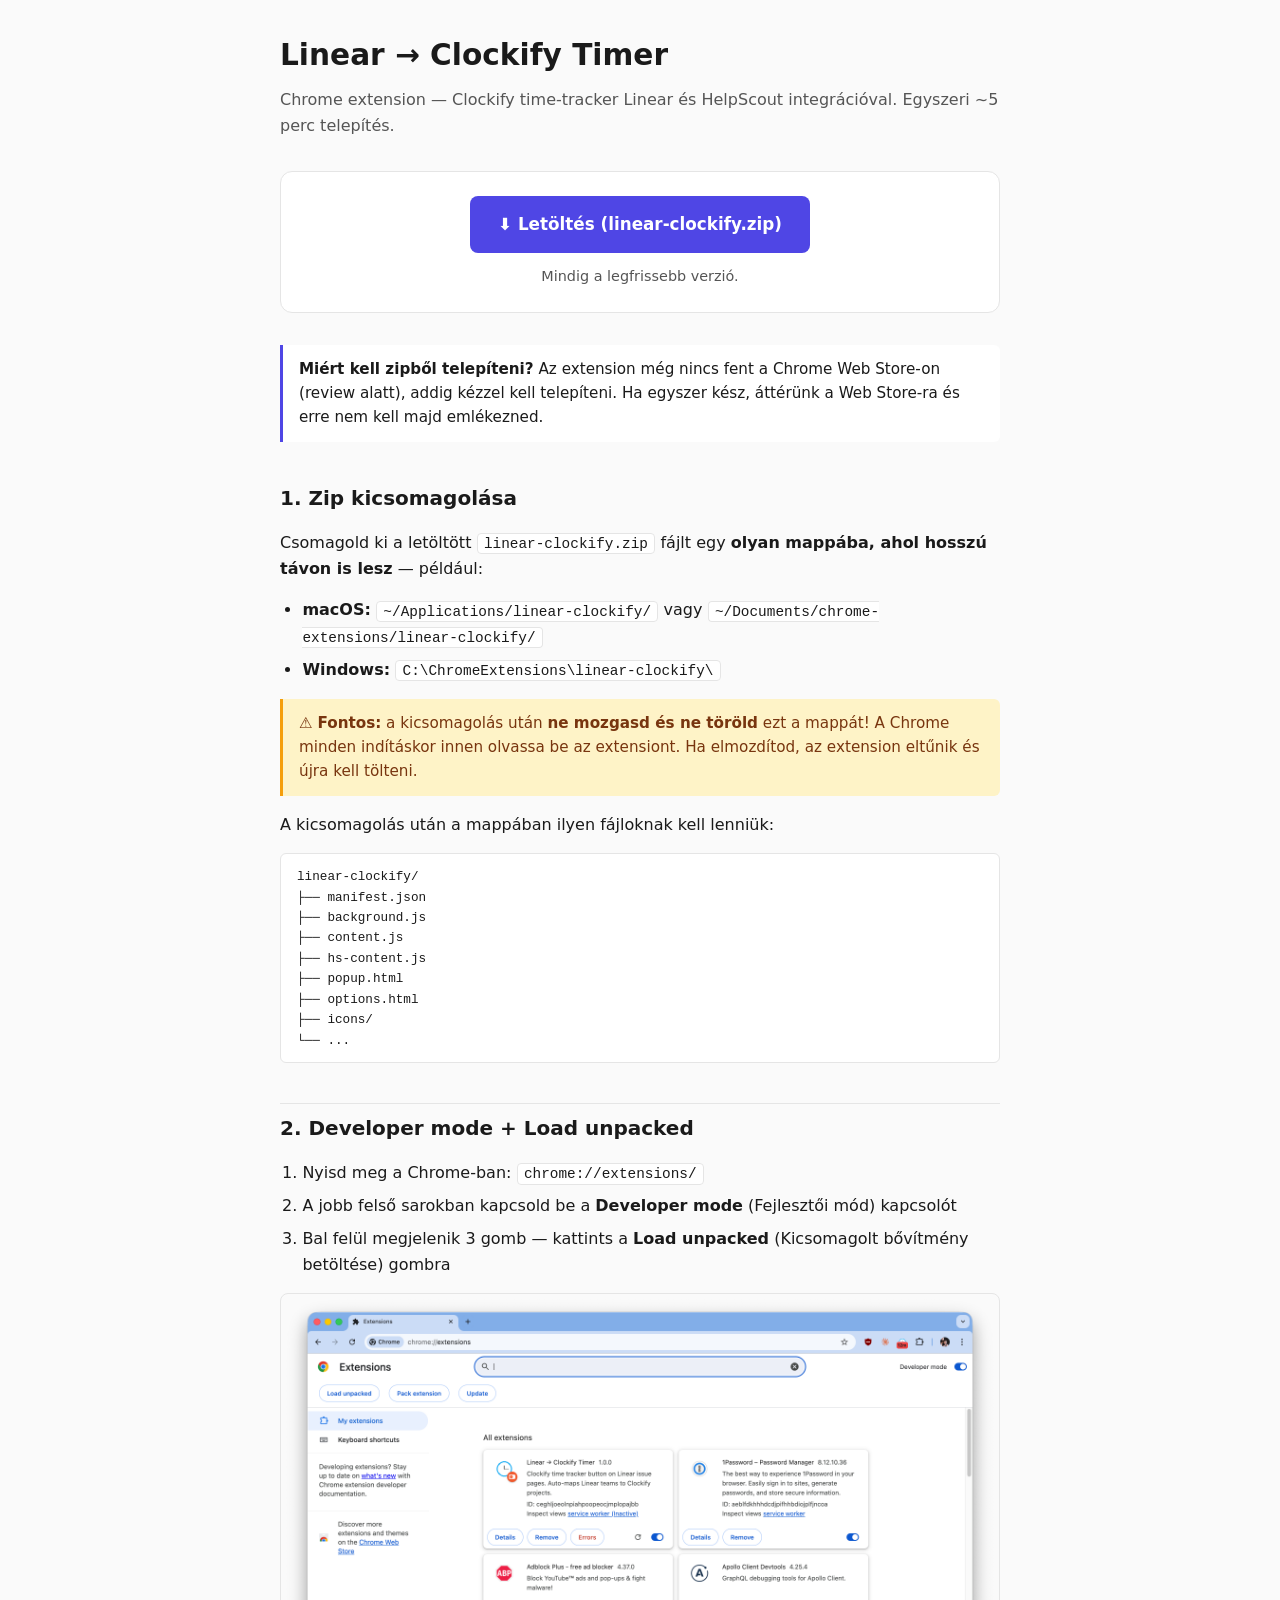
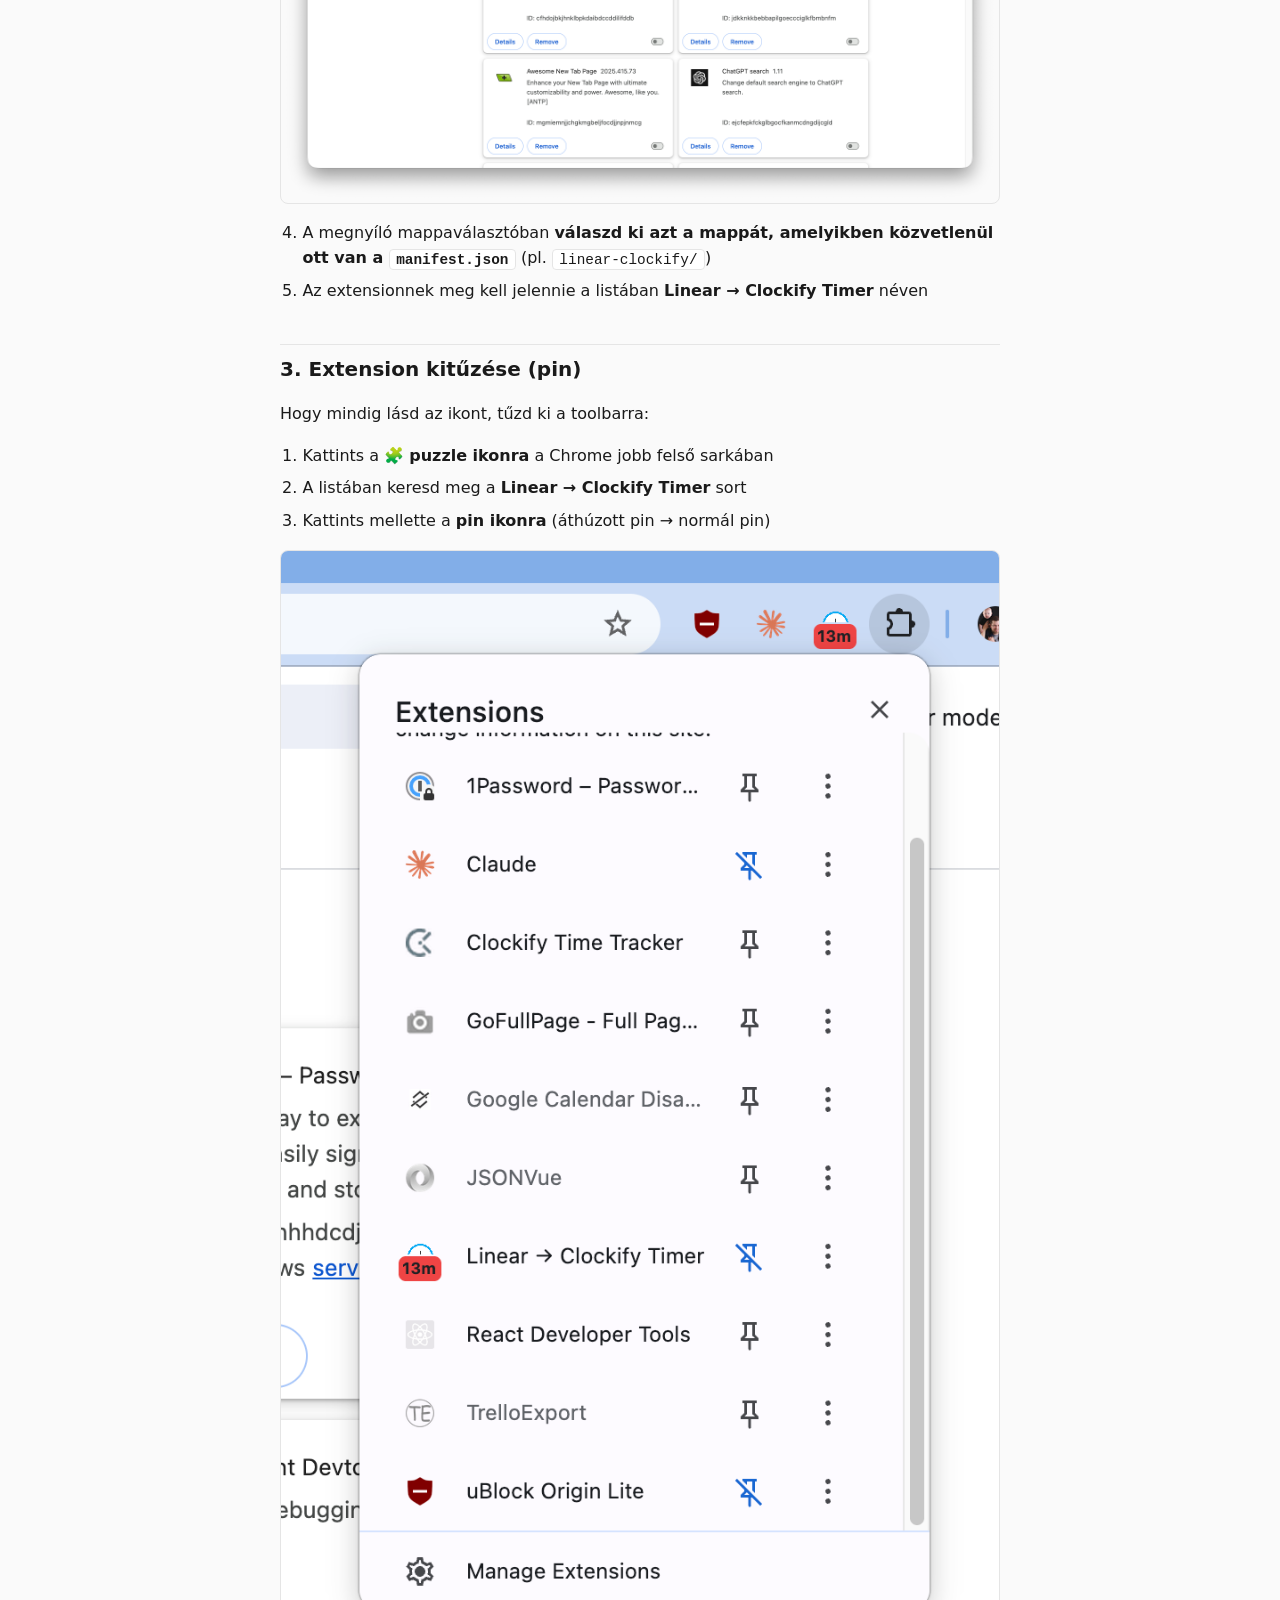
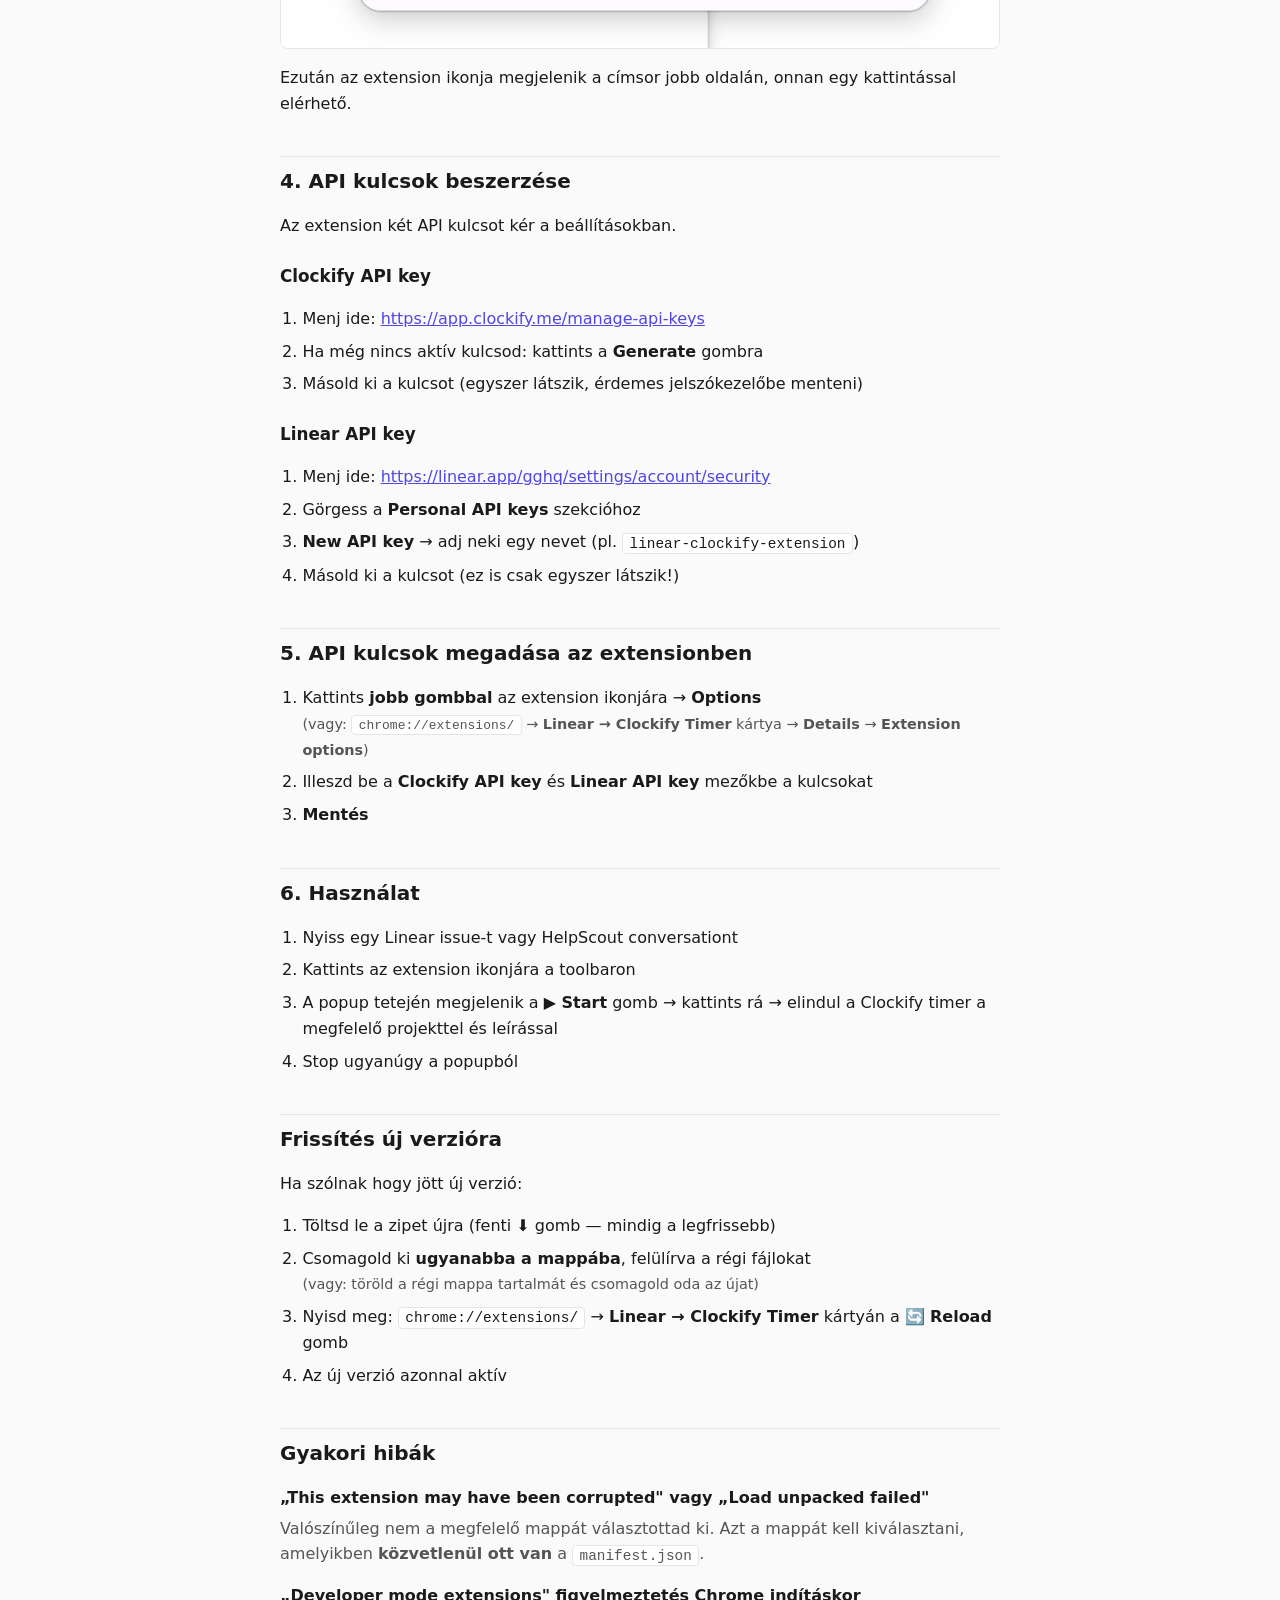
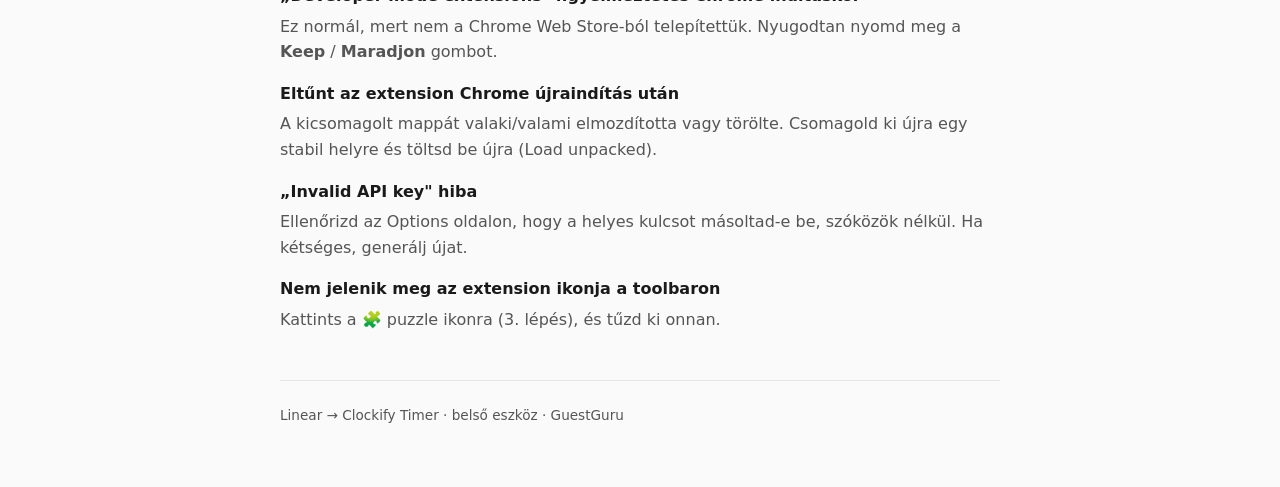
<file: docs/index.html>
<!DOCTYPE html>
<html lang="hu">
<head>
<meta charset="UTF-8">
<meta name="viewport" content="width=device-width, initial-scale=1.0">
<title>Linear → Clockify Timer — telepítés</title>
<style>
  :root {
    --bg: #fafafa;
    --fg: #1a1a1a;
    --muted: #555;
    --accent: #4f46e5;
    --accent-hover: #4338ca;
    --card: #fff;
    --border: #e5e5e5;
    --warn-bg: #fef3c7;
    --warn-border: #f59e0b;
    --warn-fg: #78350f;
  }
  @media (prefers-color-scheme: dark) {
    :root {
      --bg: #0f0f10;
      --fg: #e5e5e5;
      --muted: #a0a0a0;
      --accent: #818cf8;
      --accent-hover: #a5b4fc;
      --card: #1a1a1c;
      --border: #2a2a2d;
      --warn-bg: #3a2f12;
      --warn-border: #d97706;
      --warn-fg: #fcd34d;
    }
  }
  * { box-sizing: border-box; }
  body {
    margin: 0;
    padding: 2rem 1rem 4rem;
    font-family: -apple-system, BlinkMacSystemFont, "Segoe UI", system-ui, sans-serif;
    background: var(--bg);
    color: var(--fg);
    line-height: 1.6;
  }
  main {
    max-width: 720px;
    margin: 0 auto;
  }
  h1 {
    font-size: 1.85rem;
    margin: 0 0 0.5rem;
  }
  .tagline {
    color: var(--muted);
    margin: 0 0 2rem;
  }
  .download-card {
    background: var(--card);
    border: 1px solid var(--border);
    border-radius: 12px;
    padding: 1.5rem;
    margin-bottom: 2rem;
    text-align: center;
  }
  .download-btn {
    display: inline-block;
    background: var(--accent);
    color: #fff;
    text-decoration: none;
    padding: 0.95rem 1.75rem;
    border-radius: 8px;
    font-weight: 600;
    font-size: 1.05rem;
    transition: background 0.15s;
  }
  .download-btn:hover {
    background: var(--accent-hover);
  }
  .meta {
    display: block;
    margin-top: 0.75rem;
    color: var(--muted);
    font-size: 0.9rem;
  }
  h2 {
    font-size: 1.25rem;
    margin: 2.5rem 0 0.75rem;
    padding-top: 0.5rem;
    border-top: 1px solid var(--border);
  }
  h2:first-of-type { border-top: none; padding-top: 0; }
  h3 {
    font-size: 1.05rem;
    margin: 1.5rem 0 0.5rem;
  }
  ol, ul {
    padding-left: 1.4rem;
  }
  li {
    margin-bottom: 0.45rem;
  }
  li > ul, li > ol { margin-top: 0.3rem; }
  code {
    background: var(--card);
    border: 1px solid var(--border);
    padding: 0.1rem 0.4rem;
    border-radius: 4px;
    font-size: 0.9em;
    font-family: ui-monospace, SFMono-Regular, Menlo, monospace;
  }
  pre {
    background: var(--card);
    border: 1px solid var(--border);
    border-radius: 6px;
    padding: 0.75rem 1rem;
    overflow-x: auto;
    font-size: 0.88rem;
    line-height: 1.45;
    font-family: ui-monospace, SFMono-Regular, Menlo, monospace;
  }
  pre code {
    background: transparent;
    border: none;
    padding: 0;
  }
  .note {
    background: var(--card);
    border-left: 3px solid var(--accent);
    padding: 0.75rem 1rem;
    border-radius: 0 6px 6px 0;
    margin: 1rem 0;
    font-size: 0.95rem;
  }
  .warn {
    background: var(--warn-bg);
    border-left: 3px solid var(--warn-border);
    color: var(--warn-fg);
    padding: 0.75rem 1rem;
    border-radius: 0 6px 6px 0;
    margin: 1rem 0;
    font-size: 0.95rem;
  }
  img.screenshot {
    display: block;
    max-width: 100%;
    height: auto;
    margin: 1rem 0;
    border: 1px solid var(--border);
    border-radius: 8px;
  }
  a { color: var(--accent); }
  a:hover { color: var(--accent-hover); }
  dl dt {
    font-weight: 600;
    margin-top: 1rem;
  }
  dl dd {
    margin: 0.3rem 0 0 0;
    color: var(--muted);
  }
  footer {
    margin-top: 3rem;
    padding-top: 1.5rem;
    border-top: 1px solid var(--border);
    color: var(--muted);
    font-size: 0.85rem;
  }
</style>
</head>
<body>
<main>

<h1>Linear → Clockify Timer</h1>
<p class="tagline">Chrome extension — Clockify time-tracker Linear és HelpScout integrációval. Egyszeri ~5 perc telepítés.</p>

<div class="download-card">
  <a class="download-btn" href="https://github.com/GuestGuru/linear-clockify/releases/latest/download/linear-clockify.zip">
    ⬇ Letöltés (linear-clockify.zip)
  </a>
  <span class="meta">
    Mindig a legfrissebb verzió.
  </span>
</div>

<div class="note">
  <strong>Miért kell zipből telepíteni?</strong> Az extension még nincs fent a Chrome Web Store-on (review alatt), addig kézzel kell telepíteni. Ha egyszer kész, áttérünk a Web Store-ra és erre nem kell majd emlékezned.
</div>

<h2>1. Zip kicsomagolása</h2>

<p>Csomagold ki a letöltött <code>linear-clockify.zip</code> fájlt egy <strong>olyan mappába, ahol hosszú távon is lesz</strong> — például:</p>

<ul>
  <li><strong>macOS:</strong> <code>~/Applications/linear-clockify/</code> vagy <code>~/Documents/chrome-extensions/linear-clockify/</code></li>
  <li><strong>Windows:</strong> <code>C:\ChromeExtensions\linear-clockify\</code></li>
</ul>

<div class="warn">
  ⚠️ <strong>Fontos:</strong> a kicsomagolás után <strong>ne mozgasd és ne töröld</strong> ezt a mappát! A Chrome minden indításkor innen olvassa be az extensiont. Ha elmozdítod, az extension eltűnik és újra kell tölteni.
</div>

<p>A kicsomagolás után a mappában ilyen fájloknak kell lenniük:</p>

<pre><code>linear-clockify/
├── manifest.json
├── background.js
├── content.js
├── hs-content.js
├── popup.html
├── options.html
├── icons/
└── ...</code></pre>

<h2>2. Developer mode + Load unpacked</h2>

<ol>
  <li>Nyisd meg a Chrome-ban: <code>chrome://extensions/</code></li>
  <li>A jobb felső sarokban kapcsold be a <strong>Developer mode</strong> (Fejlesztői mód) kapcsolót</li>
  <li>Bal felül megjelenik 3 gomb — kattints a <strong>Load unpacked</strong> (Kicsomagolt bővítmény betöltése) gombra</li>
</ol>

<img class="screenshot" src="screenshots/developer-mode.png" alt="chrome://extensions — Developer mode toggle jobb felül, Load unpacked gomb bal felül">

<ol start="4">
  <li>A megnyíló mappaválasztóban <strong>válaszd ki azt a mappát, amelyikben közvetlenül ott van a <code>manifest.json</code></strong> (pl. <code>linear-clockify/</code>)</li>
  <li>Az extensionnek meg kell jelennie a listában <strong>Linear → Clockify Timer</strong> néven</li>
</ol>

<h2>3. Extension kitűzése (pin)</h2>

<p>Hogy mindig lásd az ikont, tűzd ki a toolbarra:</p>

<ol>
  <li>Kattints a 🧩 <strong>puzzle ikonra</strong> a Chrome jobb felső sarkában</li>
  <li>A listában keresd meg a <strong>Linear → Clockify Timer</strong> sort</li>
  <li>Kattints mellette a <strong>pin ikonra</strong> (áthúzott pin → normál pin)</li>
</ol>

<img class="screenshot" src="screenshots/pin.png" alt="Puzzle ikon menüje, benne Linear → Clockify Timer pin gombbal">

<p>Ezután az extension ikonja megjelenik a címsor jobb oldalán, onnan egy kattintással elérhető.</p>

<h2>4. API kulcsok beszerzése</h2>

<p>Az extension két API kulcsot kér a beállításokban.</p>

<h3>Clockify API key</h3>

<ol>
  <li>Menj ide: <a href="https://app.clockify.me/manage-api-keys">https://app.clockify.me/manage-api-keys</a></li>
  <li>Ha még nincs aktív kulcsod: kattints a <strong>Generate</strong> gombra</li>
  <li>Másold ki a kulcsot (egyszer látszik, érdemes jelszókezelőbe menteni)</li>
</ol>

<h3>Linear API key</h3>

<ol>
  <li>Menj ide: <a href="https://linear.app/gghq/settings/account/security">https://linear.app/gghq/settings/account/security</a></li>
  <li>Görgess a <strong>Personal API keys</strong> szekcióhoz</li>
  <li><strong>New API key</strong> → adj neki egy nevet (pl. <code>linear-clockify-extension</code>)</li>
  <li>Másold ki a kulcsot (ez is csak egyszer látszik!)</li>
</ol>

<h2>5. API kulcsok megadása az extensionben</h2>

<ol>
  <li>Kattints <strong>jobb gombbal</strong> az extension ikonjára → <strong>Options</strong><br>
    <span style="color: var(--muted); font-size: 0.9em;">(vagy: <code>chrome://extensions/</code> → <strong>Linear → Clockify Timer</strong> kártya → <strong>Details</strong> → <strong>Extension options</strong>)</span>
  </li>
  <li>Illeszd be a <strong>Clockify API key</strong> és <strong>Linear API key</strong> mezőkbe a kulcsokat</li>
  <li><strong>Mentés</strong></li>
</ol>

<h2>6. Használat</h2>

<ol>
  <li>Nyiss egy Linear issue-t vagy HelpScout conversationt</li>
  <li>Kattints az extension ikonjára a toolbaron</li>
  <li>A popup tetején megjelenik a <strong>▶ Start</strong> gomb → kattints rá → elindul a Clockify timer a megfelelő projekttel és leírással</li>
  <li>Stop ugyanúgy a popupból</li>
</ol>

<h2>Frissítés új verzióra</h2>

<p>Ha szólnak hogy jött új verzió:</p>

<ol>
  <li>Töltsd le a zipet újra (fenti ⬇ gomb — mindig a legfrissebb)</li>
  <li>Csomagold ki <strong>ugyanabba a mappába</strong>, felülírva a régi fájlokat<br>
    <span style="color: var(--muted); font-size: 0.9em;">(vagy: töröld a régi mappa tartalmát és csomagold oda az újat)</span>
  </li>
  <li>Nyisd meg: <code>chrome://extensions/</code> → <strong>Linear → Clockify Timer</strong> kártyán a 🔄 <strong>Reload</strong> gomb</li>
  <li>Az új verzió azonnal aktív</li>
</ol>

<h2>Gyakori hibák</h2>

<dl>
  <dt>„This extension may have been corrupted" vagy „Load unpacked failed"</dt>
  <dd>Valószínűleg nem a megfelelő mappát választottad ki. Azt a mappát kell kiválasztani, amelyikben <strong>közvetlenül ott van</strong> a <code>manifest.json</code>.</dd>

  <dt>„Developer mode extensions" figyelmeztetés Chrome indításkor</dt>
  <dd>Ez normál, mert nem a Chrome Web Store-ból telepítettük. Nyugodtan nyomd meg a <strong>Keep</strong> / <strong>Maradjon</strong> gombot.</dd>

  <dt>Eltűnt az extension Chrome újraindítás után</dt>
  <dd>A kicsomagolt mappát valaki/valami elmozdította vagy törölte. Csomagold ki újra egy stabil helyre és töltsd be újra (Load unpacked).</dd>

  <dt>„Invalid API key" hiba</dt>
  <dd>Ellenőrizd az Options oldalon, hogy a helyes kulcsot másoltad-e be, szóközök nélkül. Ha kétséges, generálj újat.</dd>

  <dt>Nem jelenik meg az extension ikonja a toolbaron</dt>
  <dd>Kattints a 🧩 puzzle ikonra (3. lépés), és tűzd ki onnan.</dd>
</dl>

<footer>
  Linear → Clockify Timer · belső eszköz · GuestGuru
</footer>

</main>
</body>
</html>
</file>
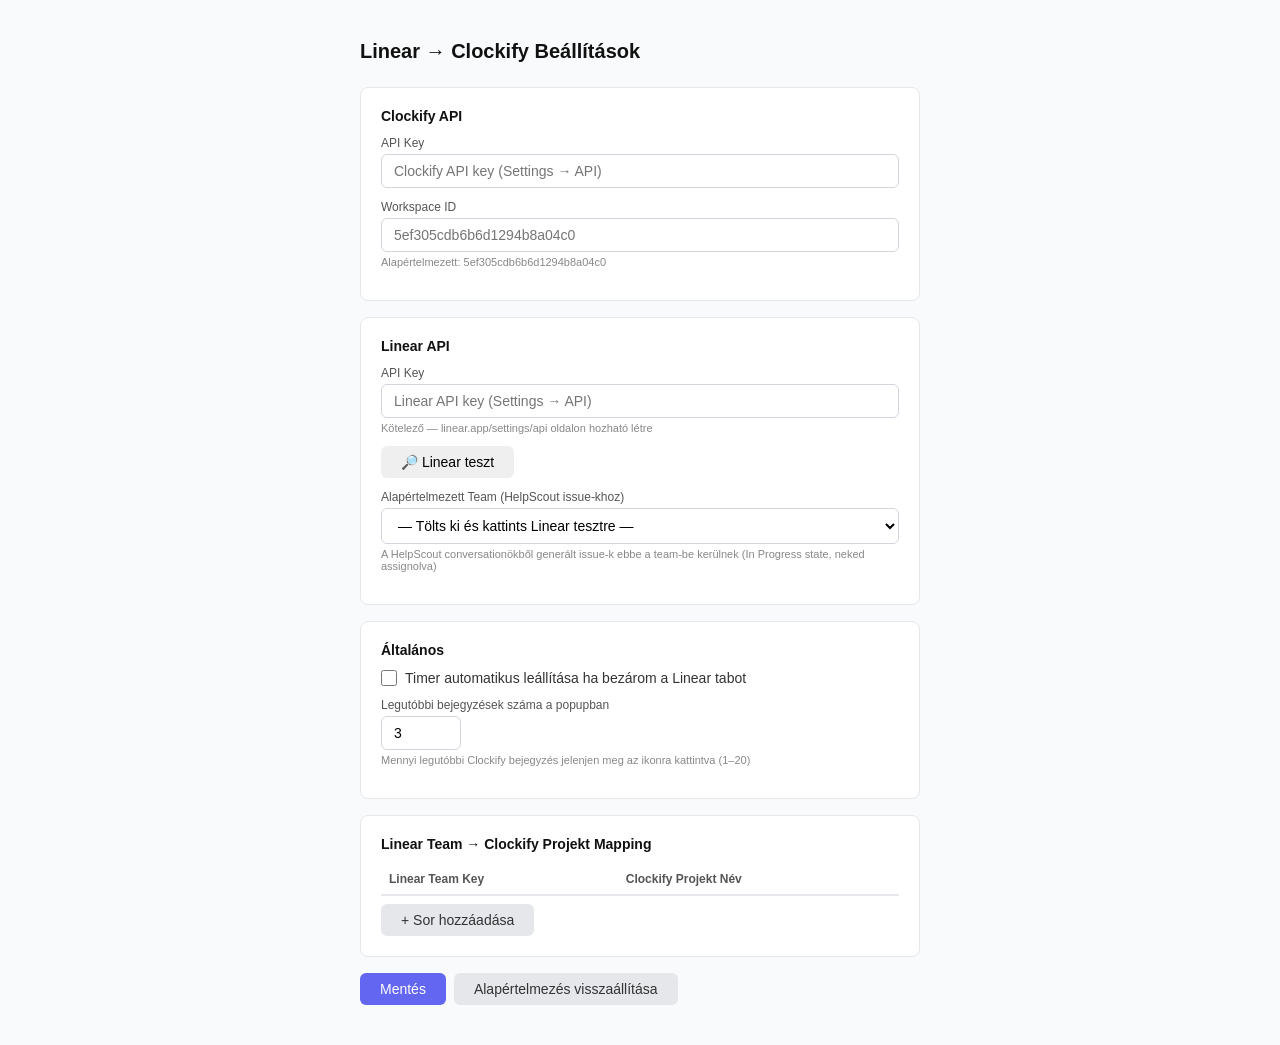
<file: options.html>
<!DOCTYPE html>
<html>
<head>
  <meta charset="utf-8">
  <title>Linear → Clockify Beállítások</title>
  <style>
    * { margin: 0; padding: 0; box-sizing: border-box; }
    body {
      max-width: 600px;
      margin: 40px auto;
      padding: 0 20px;
      font-family: 'Inter', -apple-system, BlinkMacSystemFont, sans-serif;
      font-size: 14px;
      color: #333;
      background: #f9fafb;
    }
    h1 { font-size: 20px; margin-bottom: 24px; color: #111; }
    .section {
      background: #fff;
      border: 1px solid #e5e7eb;
      border-radius: 8px;
      padding: 20px;
      margin-bottom: 16px;
    }
    .section h2 { font-size: 14px; font-weight: 600; margin-bottom: 12px; color: #111; }
    label { display: block; font-size: 12px; font-weight: 500; color: #555; margin-bottom: 4px; }
    input[type="text"], input[type="password"], input[type="number"] {
      width: 100%;
      padding: 8px 12px;
      border: 1px solid #d1d5db;
      border-radius: 6px;
      font-size: 14px;
      font-family: inherit;
      margin-bottom: 12px;
    }
    input[type="number"] {
      width: 80px;
    }
    input[type="text"]:focus, input[type="password"]:focus, input[type="number"]:focus, select:focus {
      outline: none;
      border-color: #6366f1;
      box-shadow: 0 0 0 2px rgba(99, 102, 241, 0.2);
    }
    select {
      width: 100%;
      padding: 8px 12px;
      border: 1px solid #d1d5db;
      border-radius: 6px;
      font-size: 14px;
      font-family: inherit;
      margin-bottom: 12px;
      background: #fff;
    }
    .checkbox-row { display: flex; align-items: center; gap: 8px; margin-bottom: 12px; }
    .checkbox-row input[type="checkbox"] { width: 16px; height: 16px; }
    .checkbox-row label { margin-bottom: 0; font-size: 14px; color: #333; }
    table { width: 100%; border-collapse: collapse; font-size: 13px; }
    th {
      text-align: left; padding: 8px;
      border-bottom: 2px solid #e5e7eb;
      font-weight: 600; color: #555; font-size: 12px;
    }
    td { padding: 6px 8px; border-bottom: 1px solid #f3f4f6; }
    td input {
      width: 100%;
      padding: 4px 8px;
      border: 1px solid #d1d5db;
      border-radius: 4px;
      font-size: 13px;
      font-family: inherit;
    }
    .btn-row { display: flex; gap: 8px; margin-top: 16px; }
    .btn {
      padding: 8px 20px; border: none; border-radius: 6px;
      font-size: 14px; font-weight: 500; cursor: pointer;
    }
    .btn-primary { background: #6366f1; color: #fff; }
    .btn-primary:hover { background: #4f46e5; }
    .btn-secondary { background: #e5e7eb; color: #333; }
    .btn-secondary:hover { background: #d1d5db; }
    .btn-danger { background: #fee2e2; color: #dc2626; }
    .btn-danger:hover { background: #fecaca; }
    .status { margin-top: 12px; font-size: 13px; color: #22c55e; display: none; }
    .status.error { color: #ef4444; }
    .hint { font-size: 11px; color: #888; margin-top: -8px; margin-bottom: 12px; }
  </style>
</head>
<body>
  <h1>Linear → Clockify Beállítások</h1>

  <div class="section">
    <h2>Clockify API</h2>
    <label for="apiKey">API Key</label>
    <input type="password" id="apiKey" placeholder="Clockify API key (Settings → API)">
    <label for="workspaceId">Workspace ID</label>
    <input type="text" id="workspaceId" placeholder="5ef305cdb6b6d1294b8a04c0">
    <div class="hint">Alapértelmezett: 5ef305cdb6b6d1294b8a04c0</div>
  </div>

  <div class="section">
    <h2>Linear API</h2>
    <label for="linearApiKey">API Key</label>
    <input type="password" id="linearApiKey" placeholder="Linear API key (Settings → API)">
    <div class="hint">Kötelező — linear.app/settings/api oldalon hozható létre</div>

    <div style="margin-top:12px;">
      <button type="button" id="linearValidate" class="btn">🔎 Linear teszt</button>
      <div id="linearStatus" class="status" style="display:none; margin-top:8px;"></div>
    </div>

    <label for="linearDefaultTeam" style="margin-top:12px;">Alapértelmezett Team (HelpScout issue-khoz)</label>
    <select id="linearDefaultTeam">
      <option value="">— Tölts ki és kattints Linear tesztre —</option>
    </select>
    <div class="hint">A HelpScout conversationökből generált issue-k ebbe a team-be kerülnek (In Progress state, neked assignolva)</div>
  </div>

  <div class="section">
    <h2>Általános</h2>
    <div class="checkbox-row">
      <input type="checkbox" id="autoStop">
      <label for="autoStop">Timer automatikus leállítása ha bezárom a Linear tabot</label>
    </div>

    <label for="recentEntriesCount">Legutóbbi bejegyzések száma a popupban</label>
    <input type="number" id="recentEntriesCount" min="1" max="20" step="1" value="3">
    <div class="hint">Mennyi legutóbbi Clockify bejegyzés jelenjen meg az ikonra kattintva (1–20)</div>
  </div>

  <div class="section">
    <h2>Linear Team → Clockify Projekt Mapping</h2>
    <table>
      <thead>
        <tr><th>Linear Team Key</th><th>Clockify Projekt Név</th></tr>
      </thead>
      <tbody id="mappingTable"></tbody>
    </table>
    <button class="btn btn-secondary" id="addRow" style="margin-top: 8px;">+ Sor hozzáadása</button>
  </div>

  <div class="btn-row">
    <button class="btn btn-primary" id="save">Mentés</button>
    <button class="btn btn-secondary" id="reset">Alapértelmezés visszaállítása</button>
  </div>
  <div class="status" id="status"></div>

  <script src="options.js"></script>
</body>
</html>
</file>
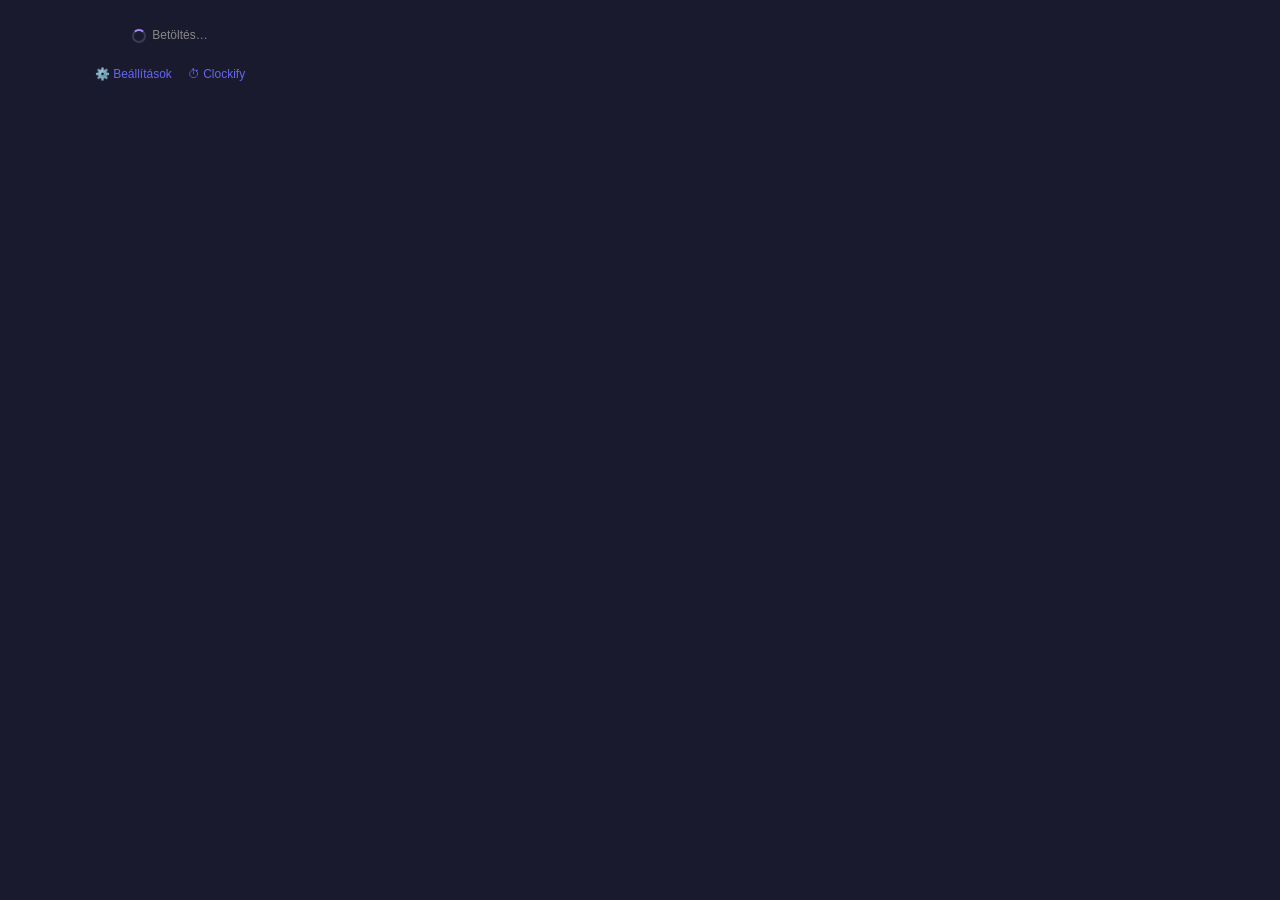
<file: popup.html>
<!DOCTYPE html>
<html>
<head>
  <meta charset="utf-8">
  <title>Clockify Timer</title>
  <style>
    * { margin: 0; padding: 0; box-sizing: border-box; }
    body {
      width: 340px;
      padding: 16px;
      font-family: 'Inter', -apple-system, BlinkMacSystemFont, sans-serif;
      font-size: 13px;
      color: #e8e8e8;
      background: #1a1a2e;
      display: flex;
      flex-direction: column;
      max-height: 560px;
    }
    #content {
      flex: 1 1 auto;
      overflow-y: auto;
      min-height: 0;
    }
    .stop-btn {
      width: 100%;
      padding: 8px 16px;
      background: #ef4444;
      color: #fff;
      border: none;
      border-radius: 6px;
      font-size: 13px;
      font-weight: 500;
      cursor: pointer;
    }
    .stop-btn:hover { opacity: 0.9; }
    .stop-btn:disabled { opacity: 0.5; cursor: not-allowed; }
    .done-btn {
      width: 100%;
      padding: 8px 16px;
      background: #059669;
      color: #fff;
      border: none;
      border-radius: 6px;
      font-size: 13px;
      font-weight: 500;
      cursor: pointer;
      margin-top: 8px;
    }
    .done-btn:hover { opacity: 0.9; }
    .done-btn:disabled { opacity: 0.5; cursor: not-allowed; }
    .no-timer { color: #888; text-align: center; padding: 20px 0; }
    .error { color: #ef4444; margin-top: 8px; font-size: 12px; display: none; }

    .section-header {
      font-size: 11px;
      text-transform: uppercase;
      letter-spacing: 0.5px;
      color: #888;
      margin: 16px 0 8px;
    }
    .section-header:first-child { margin-top: 0; }
    .recent-list { display: flex; flex-direction: column; gap: 6px; }
    .recent-day-divider {
      display: flex;
      align-items: center;
      gap: 8px;
      margin: 4px 2px 0;
    }
    .recent-day-divider::before,
    .recent-day-divider::after {
      content: '';
      flex: 1;
      height: 1px;
      background: #3a3a55;
    }
    .recent-day-divider span {
      color: #888;
      font-size: 10px;
      text-transform: uppercase;
      letter-spacing: 0.5px;
      font-weight: 500;
    }
    .recent-row {
      background: #23233a;
      border-radius: 6px;
      padding: 8px 10px;
      display: flex;
      flex-direction: column;
      gap: 4px;
    }
    .recent-row.running { border: 1px solid #ef4444; }
    .recent-row-top {
      display: flex;
      align-items: flex-start;
      gap: 6px;
      min-width: 0;
    }
    .recent-issue-link {
      font-family: 'SF Mono', 'Consolas', monospace;
      font-size: 11px;
      font-weight: 600;
      color: #a78bfa;
      text-decoration: none;
      flex-shrink: 0;
      line-height: 1.4;
    }
    .recent-issue-link:hover { text-decoration: underline; }
    .recent-hs-link {
      font-family: 'SF Mono', 'Consolas', monospace;
      font-size: 11px;
      font-weight: 600;
      color: #60a5fa;
      text-decoration: none;
      flex-shrink: 0;
      line-height: 1.4;
    }
    .recent-hs-link:hover { text-decoration: underline; }
    .recent-desc {
      color: #ccc;
      font-size: 12px;
      line-height: 1.4;
      min-width: 0;
      flex: 1;
      display: -webkit-box;
      -webkit-line-clamp: 2;
      -webkit-box-orient: vertical;
      overflow: hidden;
      word-break: break-word;
    }
    .recent-row-bottom {
      display: flex;
      align-items: center;
      gap: 4px;
      font-size: 12px;
    }
    .recent-time-input {
      width: 46px;
      background: #1a1a2e;
      border: 1px solid #3a3a55;
      border-radius: 4px;
      color: #e8e8e8;
      font-family: 'SF Mono', 'Consolas', monospace;
      font-size: 12px;
      padding: 2px 4px;
      text-align: center;
    }
    .recent-time-input:focus {
      outline: none;
      border-color: #6366f1;
    }
    .recent-time-input.running-end {
      color: #ef4444;
      background: transparent;
      border: 1px dashed #3a3a55;
      font-variant-numeric: tabular-nums;
    }
    .recent-dash { color: #666; }
    .recent-duration {
      color: #888;
      font-size: 11px;
      margin-left: 4px;
    }
    .recent-status {
      font-size: 11px;
      margin-left: 6px;
    }
    .recent-status.success { color: #10b981; }
    .recent-status.error { color: #ef4444; }
    .recent-status.info { color: #888; }
    .recent-empty {
      color: #666;
      font-size: 12px;
      text-align: center;
      padding: 8px 0;
    }
    .recent-pagination {
      display: none;
      align-items: center;
      justify-content: center;
      gap: 8px;
      margin-top: 8px;
    }
    .recent-page-btn {
      background: transparent;
      border: 1px solid #3a3a55;
      color: #888;
      width: 22px;
      height: 22px;
      border-radius: 4px;
      font-size: 14px;
      line-height: 1;
      cursor: pointer;
      padding: 0;
      display: inline-flex;
      align-items: center;
      justify-content: center;
    }
    .recent-page-btn:hover:not(:disabled) {
      color: #a78bfa;
      border-color: #a78bfa;
    }
    .recent-page-btn:disabled {
      opacity: 0.35;
      cursor: not-allowed;
    }
    .recent-page-label {
      color: #888;
      font-size: 11px;
      font-variant-numeric: tabular-nums;
    }
    .recent-play {
      margin-left: auto;
      background: transparent;
      border: 1px solid #3a3a55;
      color: #888;
      width: 22px;
      height: 22px;
      border-radius: 4px;
      font-size: 10px;
      line-height: 1;
      cursor: pointer;
      padding: 0;
      flex-shrink: 0;
      display: inline-flex;
      align-items: center;
      justify-content: center;
    }
    .recent-play:hover {
      color: #22c55e;
      border-color: #22c55e;
    }
    .recent-play:disabled { opacity: 0.5; cursor: not-allowed; }
    .recent-delete {
      margin-left: auto;
      background: transparent;
      border: 1px solid #3a3a55;
      color: #888;
      width: 22px;
      height: 22px;
      border-radius: 4px;
      font-size: 12px;
      line-height: 1;
      cursor: pointer;
      padding: 0;
      flex-shrink: 0;
      display: inline-flex;
      align-items: center;
      justify-content: center;
    }
    .recent-play + .recent-delete { margin-left: 0; }
    .recent-delete:hover {
      color: #ef4444;
      border-color: #ef4444;
    }
    .recent-delete.confirm {
      background: #ef4444;
      color: #fff;
      border-color: #ef4444;
      font-size: 10px;
      width: auto;
      padding: 0 6px;
    }
    .recent-actions {
      display: flex;
      gap: 6px;
      margin-top: 4px;
    }
    .recent-actions .stop-btn,
    .recent-actions .done-btn {
      flex: 1;
      width: auto;
      padding: 6px 10px;
      font-size: 12px;
      margin-top: 0;
    }

    .spinner {
      display: inline-block;
      width: 14px;
      height: 14px;
      border: 2px solid #3a3a55;
      border-top-color: #a78bfa;
      border-radius: 50%;
      animation: lc-spin 0.7s linear infinite;
      vertical-align: middle;
    }
    .spinner-center {
      text-align: center;
      padding: 12px 0;
      color: #888;
      font-size: 12px;
    }
    .spinner-center .spinner {
      margin-right: 6px;
    }
    @keyframes lc-spin {
      to { transform: rotate(360deg); }
    }

    /* Start-entry section (shown when on Linear/HS tab and no timer running) */
    .start-section {
      background: #23233a;
      border-radius: 6px;
      padding: 10px;
      display: flex;
      flex-direction: column;
      gap: 8px;
    }
    .start-context {
      display: flex;
      align-items: flex-start;
      gap: 6px;
      font-size: 12px;
      line-height: 1.4;
      min-width: 0;
    }
    .start-context-key {
      font-family: 'SF Mono', 'Consolas', monospace;
      font-size: 11px;
      font-weight: 600;
      color: #a78bfa;
      flex-shrink: 0;
    }
    .start-context-key.hs { color: #60a5fa; }
    .start-context-title {
      color: #ccc;
      min-width: 0;
      flex: 1;
      display: -webkit-box;
      -webkit-line-clamp: 2;
      -webkit-box-orient: vertical;
      overflow: hidden;
      word-break: break-word;
    }
    .start-actions {
      display: flex;
      gap: 6px;
      align-items: stretch;
    }
    .start-btn {
      flex: 1;
      padding: 8px 10px;
      border: none;
      border-radius: 6px;
      font-family: inherit;
      font-size: 13px;
      font-weight: 500;
      cursor: pointer;
      color: #fff;
      background: #22c55e;
    }
    .start-btn:hover { opacity: 0.9; }
    .start-btn:disabled { opacity: 0.5; cursor: not-allowed; }
    .start-btn.snap {
      background: #0ea5e9;
    }
    .start-btn-manual {
      width: 36px;
      flex: 0 0 auto;
      padding: 0;
      background: #2d2d45;
      color: #e8e8e8;
      border: 1px solid #3a3a55;
      border-radius: 6px;
      cursor: pointer;
      font-size: 14px;
    }
    .start-btn-manual:hover { background: #35355a; }
    .start-btn-manual.active {
      background: #3730a3;
      border-color: #6366f1;
      color: #fff;
    }
    .start-manual-form {
      display: none;
      flex-direction: column;
      gap: 6px;
      margin-top: 2px;
      padding-top: 8px;
      border-top: 1px solid #3a3a55;
    }
    .start-manual-form.open { display: flex; }
    .start-manual-row {
      display: flex;
      align-items: center;
      gap: 6px;
      flex-wrap: wrap;
    }
    .start-manual-row input[type="text"] {
      width: 54px;
      background: #1a1a2e;
      border: 1px solid #3a3a55;
      border-radius: 4px;
      color: #e8e8e8;
      font-family: 'SF Mono', 'Consolas', monospace;
      font-size: 12px;
      padding: 4px;
      text-align: center;
    }
    .start-manual-row input[type="text"]:focus,
    .start-manual-row input[type="date"]:focus {
      outline: none;
      border-color: #6366f1;
    }
    .start-manual-row input[type="date"] {
      background: #1a1a2e;
      border: 1px solid #3a3a55;
      border-radius: 4px;
      color: #e8e8e8;
      font-family: inherit;
      font-size: 12px;
      padding: 3px 4px;
      color-scheme: dark;
    }
    .start-manual-dash { color: #666; }
    .start-manual-date-chip {
      background: #1a1a2e;
      border: 1px solid #3a3a55;
      border-radius: 4px;
      color: #e8e8e8;
      font-family: inherit;
      font-size: 12px;
      padding: 4px 8px;
      cursor: pointer;
    }
    .start-manual-date-chip:hover { border-color: #6366f1; }
    .start-manual-submit {
      padding: 5px 12px;
      background: #6366f1;
      color: #fff;
      border: none;
      border-radius: 4px;
      font-family: inherit;
      font-size: 12px;
      font-weight: 500;
      cursor: pointer;
      margin-left: auto;
    }
    .start-manual-submit:hover { opacity: 0.9; }
    .start-manual-submit:disabled { opacity: 0.5; cursor: not-allowed; }
    .start-manual-status {
      font-size: 11px;
      display: none;
    }
    .start-manual-status.info { display: block; color: #888; }
    .start-manual-status.success { display: block; color: #10b981; }
    .start-manual-status.error { display: block; color: #ef4444; }

    .footer-links {
      display: flex;
      justify-content: center;
      gap: 16px;
      margin-top: 12px;
    }
    .footer-links a {
      color: #6366f1;
      text-decoration: none;
      font-size: 12px;
    }
    .footer-links a:hover { text-decoration: underline; }
</style>
</head>
<body>
  <div id="content"><div class="spinner-center"><span class="spinner"></span>Betöltés…</div></div>
  <div class="footer-links">
    <a href="#" id="settings-link">⚙️ Beállítások</a>
    <a href="https://app.clockify.me/tracker" target="_blank" rel="noopener noreferrer">⏱ Clockify</a>
  </div>
  <script src="shared.js"></script>
  <script src="popup.js"></script>
</body>
</html>
</file>
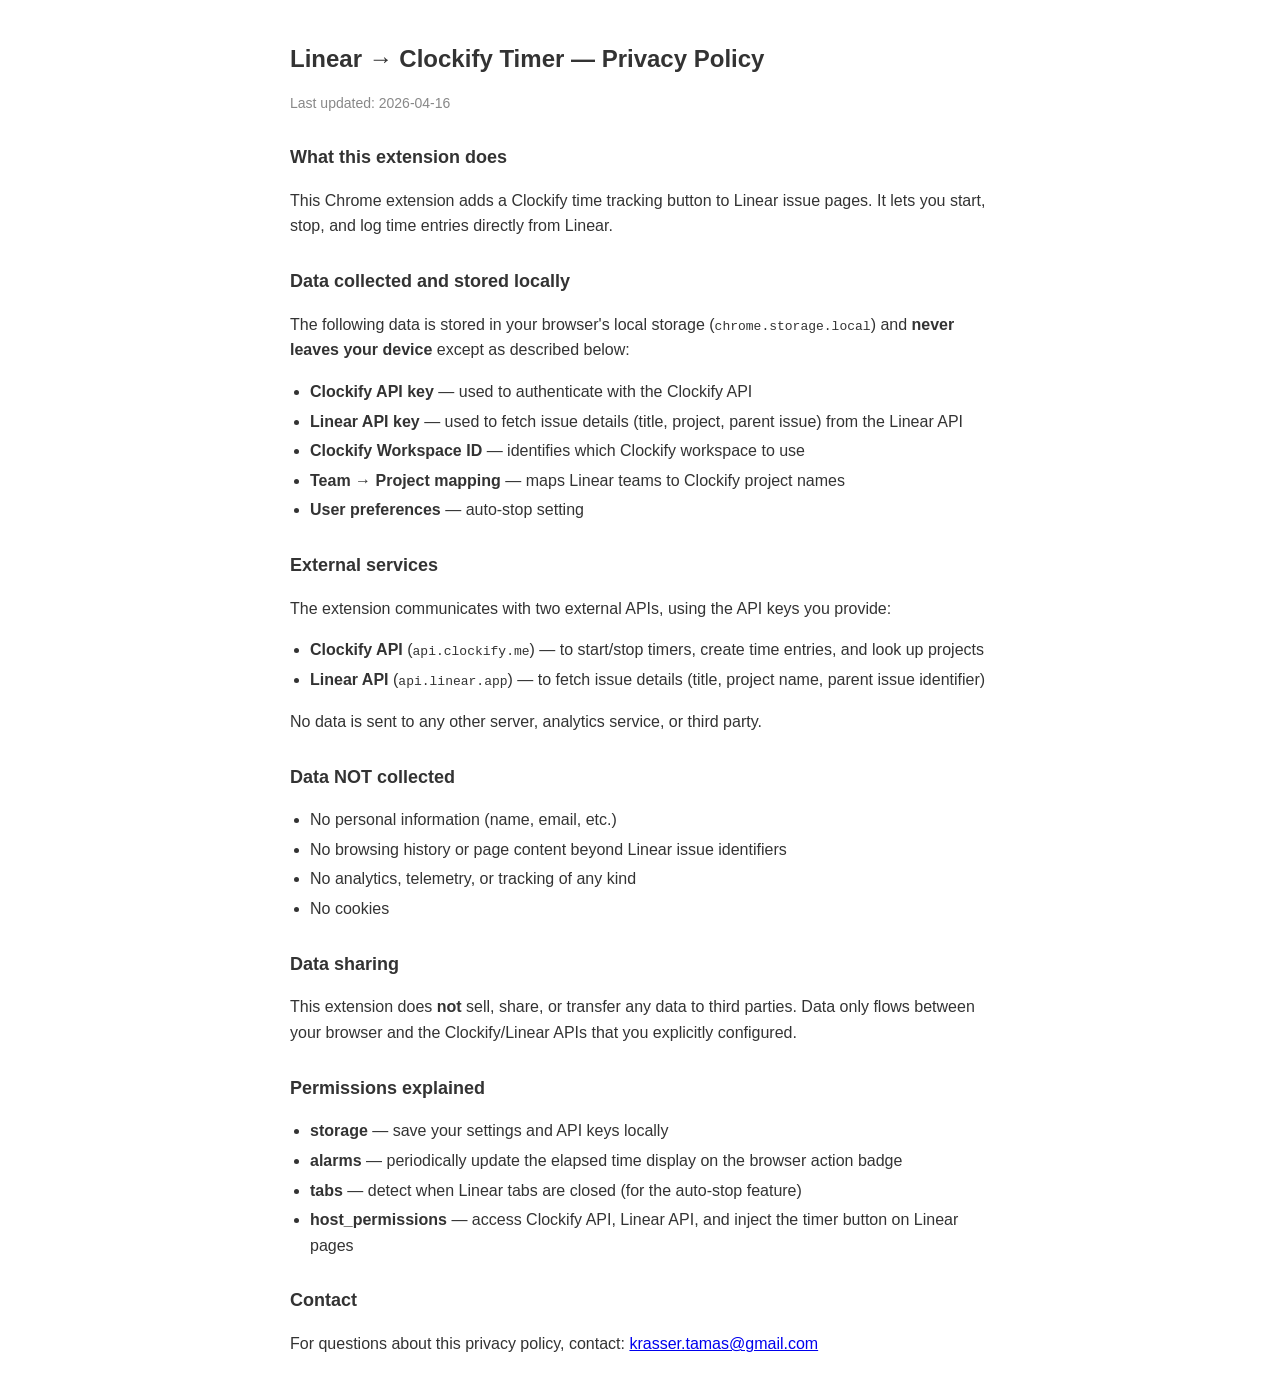
<file: privacy-policy.html>
<!DOCTYPE html>
<html lang="en">
<head>
  <meta charset="utf-8">
  <meta name="viewport" content="width=device-width, initial-scale=1">
  <title>Linear → Clockify Timer — Privacy Policy</title>
  <style>
    body {
      max-width: 700px;
      margin: 40px auto;
      padding: 0 20px;
      font-family: -apple-system, BlinkMacSystemFont, 'Segoe UI', sans-serif;
      line-height: 1.6;
      color: #333;
    }
    h1 { font-size: 24px; margin-bottom: 4px; }
    h2 { font-size: 18px; margin-top: 28px; }
    .updated { color: #888; font-size: 14px; margin-bottom: 24px; }
    ul { padding-left: 20px; }
    li { margin-bottom: 4px; }
  </style>
</head>
<body>
  <h1>Linear → Clockify Timer — Privacy Policy</h1>
  <p class="updated">Last updated: 2026-04-16</p>

  <h2>What this extension does</h2>
  <p>This Chrome extension adds a Clockify time tracking button to Linear issue pages. It lets you start, stop, and log time entries directly from Linear.</p>

  <h2>Data collected and stored locally</h2>
  <p>The following data is stored in your browser's local storage (<code>chrome.storage.local</code>) and <strong>never leaves your device</strong> except as described below:</p>
  <ul>
    <li><strong>Clockify API key</strong> — used to authenticate with the Clockify API</li>
    <li><strong>Linear API key</strong> — used to fetch issue details (title, project, parent issue) from the Linear API</li>
    <li><strong>Clockify Workspace ID</strong> — identifies which Clockify workspace to use</li>
    <li><strong>Team → Project mapping</strong> — maps Linear teams to Clockify project names</li>
    <li><strong>User preferences</strong> — auto-stop setting</li>
  </ul>

  <h2>External services</h2>
  <p>The extension communicates with two external APIs, using the API keys you provide:</p>
  <ul>
    <li><strong>Clockify API</strong> (<code>api.clockify.me</code>) — to start/stop timers, create time entries, and look up projects</li>
    <li><strong>Linear API</strong> (<code>api.linear.app</code>) — to fetch issue details (title, project name, parent issue identifier)</li>
  </ul>
  <p>No data is sent to any other server, analytics service, or third party.</p>

  <h2>Data NOT collected</h2>
  <ul>
    <li>No personal information (name, email, etc.)</li>
    <li>No browsing history or page content beyond Linear issue identifiers</li>
    <li>No analytics, telemetry, or tracking of any kind</li>
    <li>No cookies</li>
  </ul>

  <h2>Data sharing</h2>
  <p>This extension does <strong>not</strong> sell, share, or transfer any data to third parties. Data only flows between your browser and the Clockify/Linear APIs that you explicitly configured.</p>

  <h2>Permissions explained</h2>
  <ul>
    <li><strong>storage</strong> — save your settings and API keys locally</li>
    <li><strong>alarms</strong> — periodically update the elapsed time display on the browser action badge</li>
    <li><strong>tabs</strong> — detect when Linear tabs are closed (for the auto-stop feature)</li>
    <li><strong>host_permissions</strong> — access Clockify API, Linear API, and inject the timer button on Linear pages</li>
  </ul>

  <h2>Contact</h2>
  <p>For questions about this privacy policy, contact: <a href="mailto:krasser.tamas@gmail.com">krasser.tamas@gmail.com</a></p>
</body>
</html>
</file>
